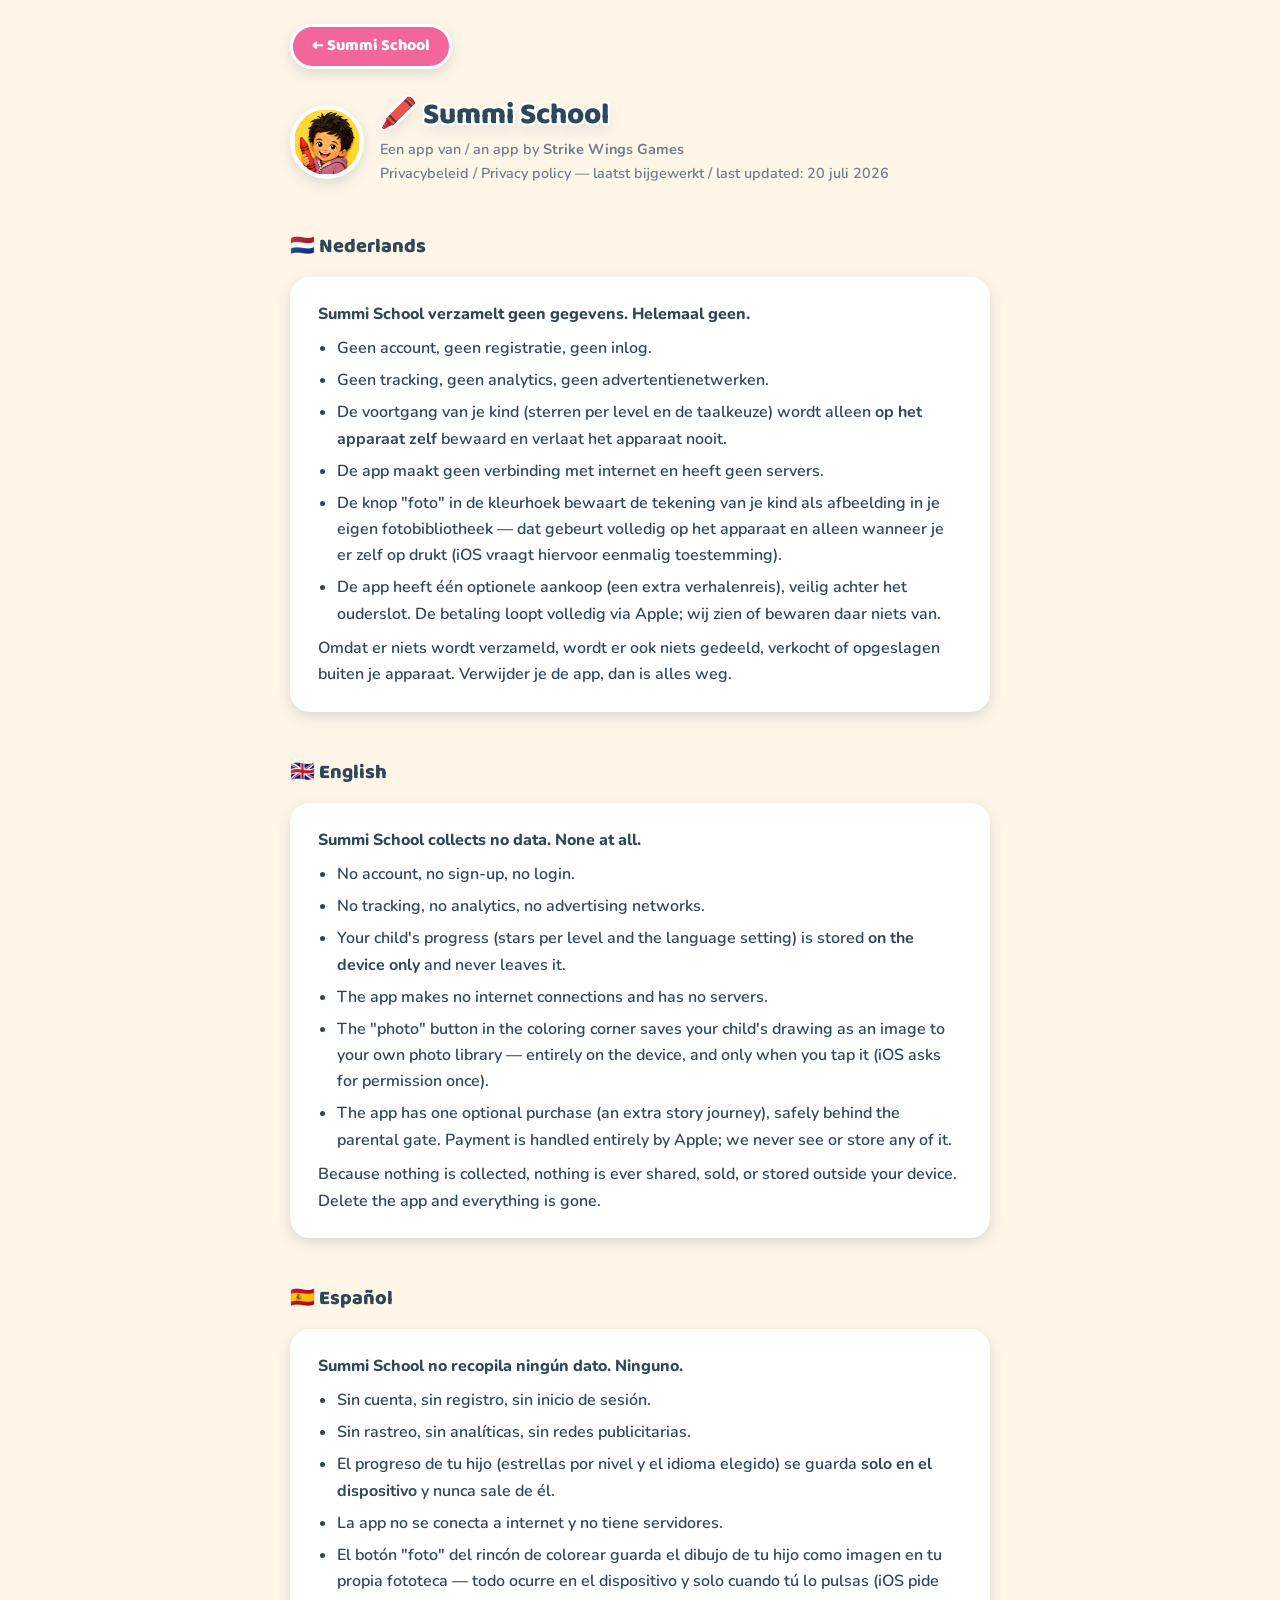
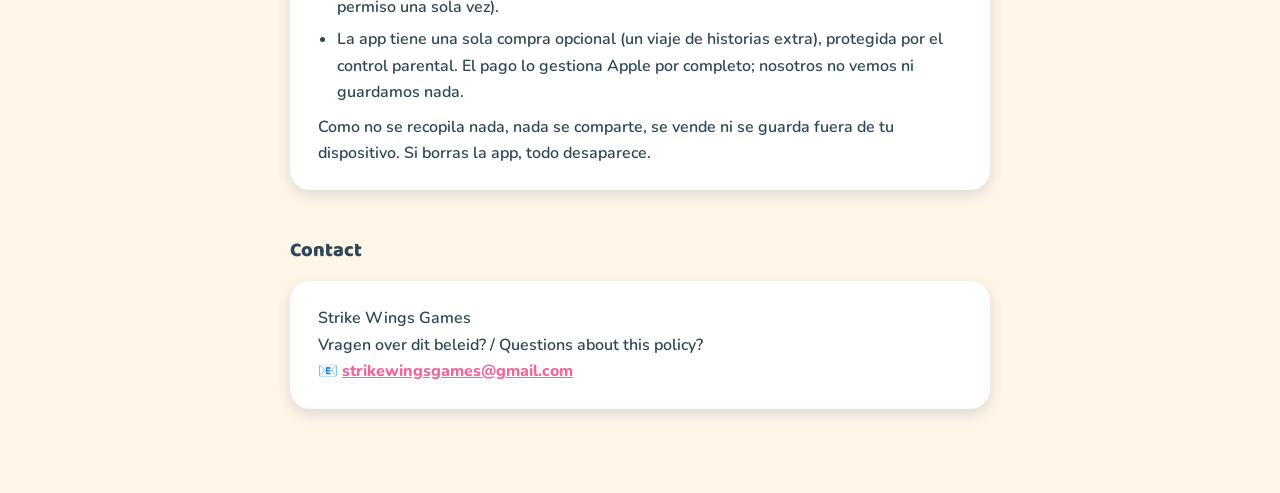
<file: privacy.html>
<!DOCTYPE html>
<html lang="nl">
<head>
<meta charset="utf-8">
<meta name="viewport" content="width=device-width, initial-scale=1">
<title>Summi School — Privacybeleid / Privacy Policy / Política de privacidad</title>
<meta name="description" content="Summi School verzamelt geen gegevens. Helemaal geen. / Summi School collects no data. None at all.">
<link rel="icon" type="image/png" href="assets/favicon.png">
<link rel="apple-touch-icon" href="assets/apple-touch-icon.png">
<link rel="preconnect" href="https://fonts.googleapis.com">
<link rel="preconnect" href="https://fonts.gstatic.com" crossorigin>
<link href="https://fonts.googleapis.com/css2?family=Baloo+2:wght@700;800&family=Nunito:wght@600;700;800&display=swap" rel="stylesheet">
<style>
  :root {
    --paper-cream: #FFF6E8;
    --ink: #2E4759;
    --bubblegum: #F2669C;
    --paper-2: 0 5px 14px rgba(46, 71, 89, 0.16);
  }
  * { margin: 0; padding: 0; box-sizing: border-box; }
  body {
    font-family: "Nunito", ui-rounded, "SF Pro Rounded", sans-serif;
    background: var(--paper-cream);
    color: var(--ink);
    line-height: 1.65;
    padding: 24px 20px 70px;
  }
  .wrap { max-width: 700px; margin: 0 auto; }
  .back {
    display: inline-flex;
    align-items: center;
    gap: 0.5rem;
    font-family: "Baloo 2", ui-rounded, sans-serif;
    font-weight: 800;
    color: #fff;
    background: var(--bubblegum);
    text-decoration: none;
    border: 3px solid #fff;
    border-radius: 999px;
    padding: 0.4rem 1.2rem;
    box-shadow: var(--paper-2);
    transition: transform 0.25s cubic-bezier(0.34, 1.56, 0.64, 1);
  }
  .back:hover { transform: scale(1.06); }
  header.head {
    display: flex;
    align-items: center;
    gap: 1rem;
    margin: 1.8rem 0 0.4rem;
  }
  header.head img {
    width: 74px; height: 74px;
    border-radius: 50%;
    border: 4px solid #fff;
    box-shadow: var(--paper-2);
    background: #fff;
  }
  h1 {
    font-family: "Baloo 2", ui-rounded, sans-serif;
    font-weight: 800;
    font-size: 1.85rem;
    line-height: 1.2;
    text-shadow:
      -2px -2px 0 #fff, 2px -2px 0 #fff,
      -2px 2px 0 #fff, 2px 2px 0 #fff,
      0 6px 14px rgba(46, 71, 89, 0.18);
  }
  .muted { color: #6b7f8e; font-size: 0.9em; font-weight: 600; margin-top: 0.3rem; }
  h2 {
    font-family: "Baloo 2", ui-rounded, sans-serif;
    font-weight: 800;
    font-size: 1.25rem;
    margin-top: 2.2em;
  }
  .card {
    background: #fff;
    border: 4px solid #fff;
    border-radius: 20px;
    padding: 20px 24px;
    box-shadow: var(--paper-2);
    margin: 14px 0;
  }
  .card ul { padding-left: 1.2rem; margin: 0.5rem 0; }
  .card li { margin: 0.35rem 0; font-weight: 600; }
  .card p { font-weight: 600; }
  .card p strong { font-weight: 800; }
  a { color: var(--bubblegum); font-weight: 800; }
  .back, .back:hover { color: #fff; }
</style>
</head>
<body>
<div class="wrap">

<a class="back" href="index.html">← Summi School</a>

<header class="head">
  <img src="assets/logo.png" alt="Summi School logo">
  <div>
    <h1>🖍️ Summi School</h1>
    <p class="muted">Een app van / an app by <strong>Strike Wings Games</strong><br>
    Privacybeleid / Privacy policy — laatst bijgewerkt / last updated: 20&nbsp;juli&nbsp;2026</p>
  </div>
</header>

<h2>🇳🇱 Nederlands</h2>
<div class="card">
  <p><strong>Summi School verzamelt geen gegevens. Helemaal geen.</strong></p>
  <ul>
    <li>Geen account, geen registratie, geen inlog.</li>
    <li>Geen tracking, geen analytics, geen advertentienetwerken.</li>
    <li>De voortgang van je kind (sterren per level en de taalkeuze) wordt
        alleen <strong>op het apparaat zelf</strong> bewaard en verlaat het
        apparaat nooit.</li>
    <li>De app maakt geen verbinding met internet en heeft geen servers.</li>
    <li>De knop "foto" in de kleurhoek bewaart de tekening van je kind als
        afbeelding in je eigen fotobibliotheek — dat gebeurt volledig op het
        apparaat en alleen wanneer je er zelf op drukt (iOS vraagt hiervoor
        eenmalig toestemming).</li>
    <li>De app heeft één optionele aankoop (een extra verhalenreis), veilig
        achter het ouderslot. De betaling loopt volledig via Apple; wij zien
        of bewaren daar niets van.</li>
  </ul>
  <p>Omdat er niets wordt verzameld, wordt er ook niets gedeeld, verkocht of
     opgeslagen buiten je apparaat. Verwijder je de app, dan is alles weg.</p>
</div>

<h2>🇬🇧 English</h2>
<div class="card">
  <p><strong>Summi School collects no data. None at all.</strong></p>
  <ul>
    <li>No account, no sign-up, no login.</li>
    <li>No tracking, no analytics, no advertising networks.</li>
    <li>Your child's progress (stars per level and the language setting) is
        stored <strong>on the device only</strong> and never leaves it.</li>
    <li>The app makes no internet connections and has no servers.</li>
    <li>The "photo" button in the coloring corner saves your child's drawing
        as an image to your own photo library — entirely on the device, and
        only when you tap it (iOS asks for permission once).</li>
    <li>The app has one optional purchase (an extra story journey), safely
        behind the parental gate. Payment is handled entirely by Apple; we
        never see or store any of it.</li>
  </ul>
  <p>Because nothing is collected, nothing is ever shared, sold, or stored
     outside your device. Delete the app and everything is gone.</p>
</div>

<h2>🇪🇸 Español</h2>
<div class="card">
  <p><strong>Summi School no recopila ningún dato. Ninguno.</strong></p>
  <ul>
    <li>Sin cuenta, sin registro, sin inicio de sesión.</li>
    <li>Sin rastreo, sin analíticas, sin redes publicitarias.</li>
    <li>El progreso de tu hijo (estrellas por nivel y el idioma elegido) se
        guarda <strong>solo en el dispositivo</strong> y nunca sale de él.</li>
    <li>La app no se conecta a internet y no tiene servidores.</li>
    <li>El botón "foto" del rincón de colorear guarda el dibujo de tu hijo
        como imagen en tu propia fototeca — todo ocurre en el dispositivo y
        solo cuando tú lo pulsas (iOS pide permiso una sola vez).</li>
    <li>La app tiene una sola compra opcional (un viaje de historias extra),
        protegida por el control parental. El pago lo gestiona Apple por
        completo; nosotros no vemos ni guardamos nada.</li>
  </ul>
  <p>Como no se recopila nada, nada se comparte, se vende ni se guarda fuera
     de tu dispositivo. Si borras la app, todo desaparece.</p>
</div>

<h2>Contact</h2>
<div class="card">
  <p>Strike Wings Games<br>
  Vragen over dit beleid? / Questions about this policy?<br>
  📧 <a href="mailto:strikewingsgames@gmail.com">strikewingsgames@gmail.com</a></p>
</div>

</div>
</body>
</html>
</file>
